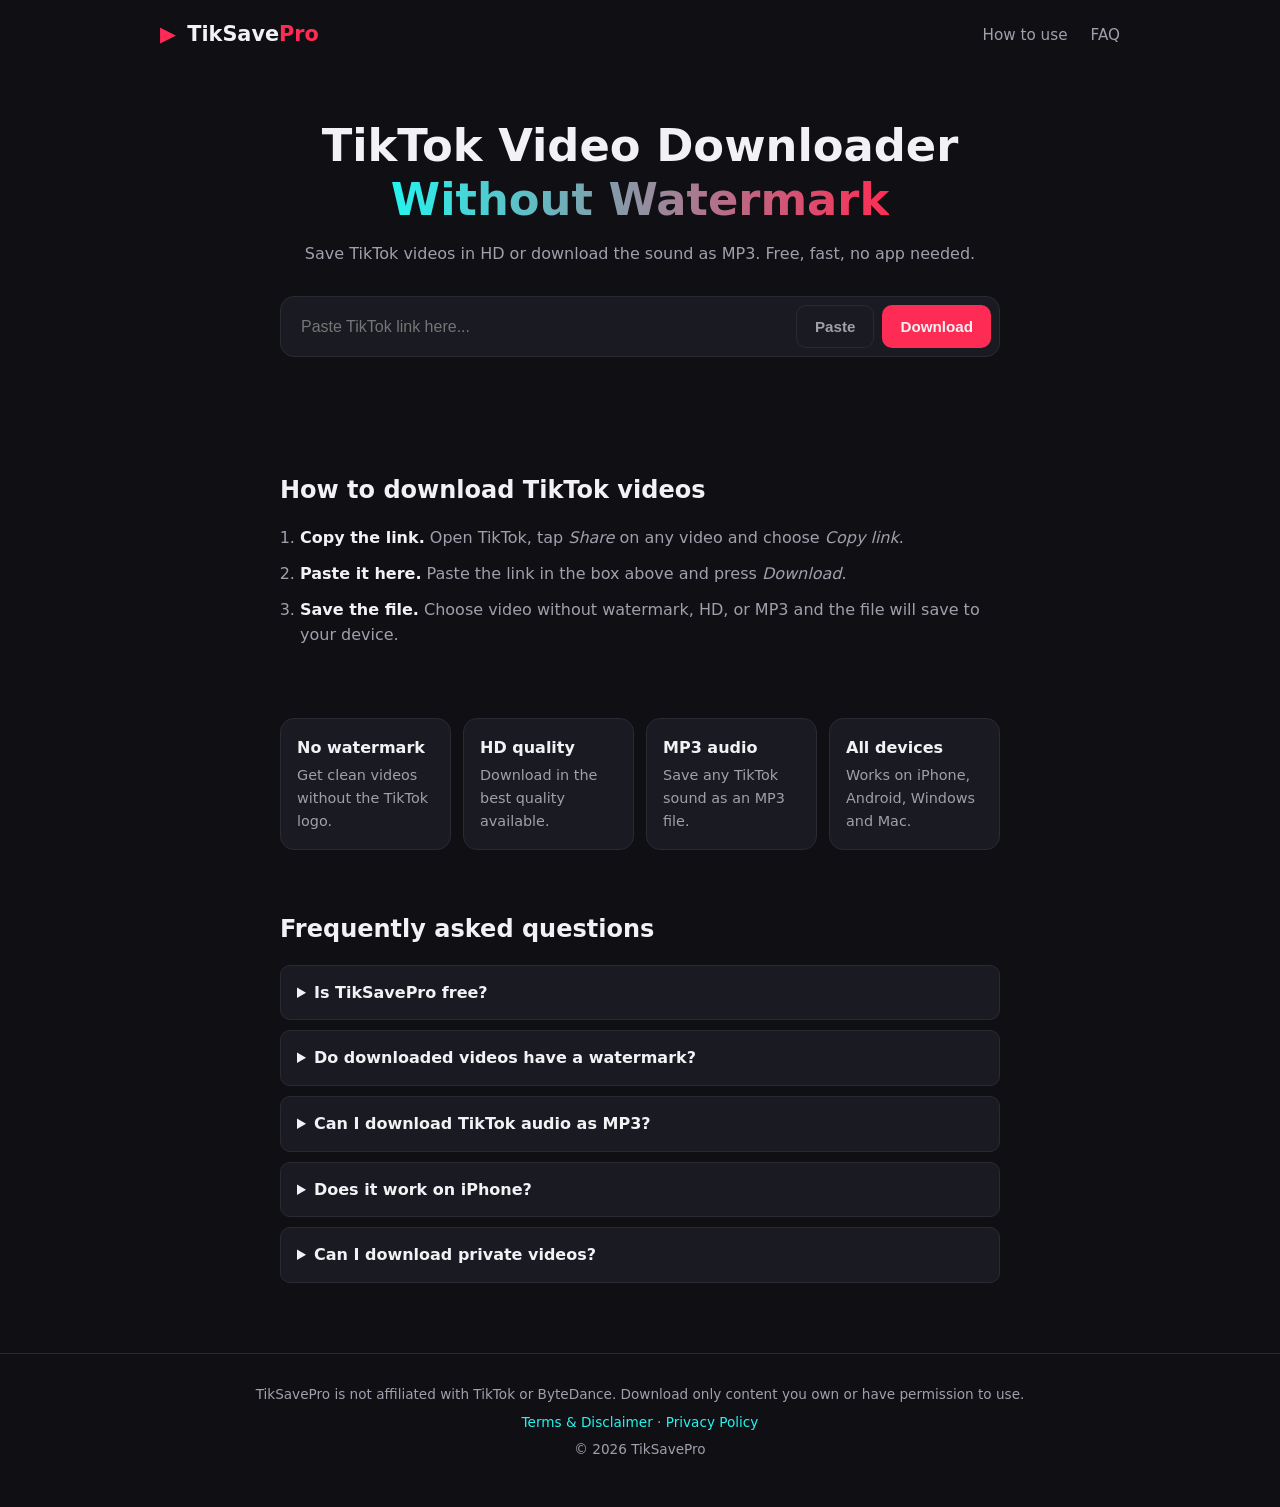
<file: index.html>
<!DOCTYPE html>
<html lang="en">
<head>
  <meta charset="UTF-8">
  <meta name="viewport" content="width=device-width, initial-scale=1.0">
  <title>TikSavePro – TikTok Video Downloader Without Watermark (HD & MP3)</title>
  <meta name="description" content="Download TikTok videos without watermark in HD, or save TikTok audio as MP3. Free, fast, no app or sign-up needed. Works on iPhone, Android and PC.">
  <meta name="keywords" content="tiktok downloader, download tiktok video, tiktok without watermark, tiktok mp3, tiktok saver, tiksavepro">
  <link rel="canonical" href="https://tiksavepro.online/">
  <meta name="robots" content="index, follow">
  <meta name="theme-color" content="#0f0f14">

  <meta property="og:type" content="website">
  <meta property="og:title" content="TikSavePro – TikTok Downloader Without Watermark">
  <meta property="og:description" content="Save TikTok videos in HD without watermark, or as MP3. Free and fast.">
  <meta property="og:url" content="https://tiksavepro.online/">
  <meta name="twitter:card" content="summary">

  <link rel="icon" href="favicon.svg" type="image/svg+xml">
  <link rel="stylesheet" href="style.css">

  <script type="application/ld+json">
  {
    "@context": "https://schema.org",
    "@type": "WebApplication",
    "name": "TikSavePro",
    "url": "https://tiksavepro.online/",
    "applicationCategory": "MultimediaApplication",
    "operatingSystem": "Any",
    "offers": { "@type": "Offer", "price": "0", "priceCurrency": "USD" }
  }
  </script>
  <script type="application/ld+json">
  {
    "@context": "https://schema.org",
    "@type": "FAQPage",
    "mainEntity": [
      {"@type":"Question","name":"Is TikSavePro free?","acceptedAnswer":{"@type":"Answer","text":"Yes. TikSavePro is completely free and needs no sign-up."}},
      {"@type":"Question","name":"Do downloaded videos have a watermark?","acceptedAnswer":{"@type":"Answer","text":"No. TikSavePro gives you the video without the TikTok watermark whenever it is available."}},
      {"@type":"Question","name":"Can I download TikTok audio as MP3?","acceptedAnswer":{"@type":"Answer","text":"Yes. After you paste a link, click the MP3 button to save the sound."}},
      {"@type":"Question","name":"Does it work on iPhone?","acceptedAnswer":{"@type":"Answer","text":"Yes. Open the site in Safari, paste the link and tap download. The file is saved to the Files app."}}
    ]
  }
  </script>
</head>
<body>
  <header class="topbar">
    <a href="/" class="logo"><span class="logo-mark">▶</span> TikSave<span>Pro</span></a>
    <nav>
      <a href="#how">How to use</a>
      <a href="#faq">FAQ</a>
    </nav>
  </header>

  <main>
    <section class="hero">
      <h1>TikTok Video Downloader<br><span class="grad">Without Watermark</span></h1>
      <p class="sub">Save TikTok videos in HD or download the sound as MP3. Free, fast, no app needed.</p>

      <form id="dl-form" class="dl-box" autocomplete="off">
        <input id="url" type="url" inputmode="url" placeholder="Paste TikTok link here..." required>
        <button type="button" id="paste-btn" class="btn ghost" title="Paste from clipboard">Paste</button>
        <button type="submit" id="go-btn" class="btn primary">Download</button>
      </form>

      <p id="status" class="status" role="status" aria-live="polite"></p>

      <div id="result" class="result hidden">
        <img id="r-cover" class="cover" alt="Video cover">
        <div class="info">
          <h2 id="r-title"></h2>
          <p id="r-author" class="author"></p>
          <div class="buttons">
            <a id="b-video" class="btn primary" rel="nofollow">⬇ Video (No Watermark)</a>
            <a id="b-hd" class="btn secondary hidden" rel="nofollow">⬇ HD Video</a>
            <a id="b-mp3" class="btn secondary" rel="nofollow">♪ MP3 Audio</a>
            <a id="b-wm" class="btn ghost hidden" rel="nofollow">Video with watermark</a>
          </div>
        </div>
      </div>
    </section>

    <section id="how" class="content">
      <h2>How to download TikTok videos</h2>
      <ol class="steps">
        <li><strong>Copy the link.</strong> Open TikTok, tap <em>Share</em> on any video and choose <em>Copy link</em>.</li>
        <li><strong>Paste it here.</strong> Paste the link in the box above and press <em>Download</em>.</li>
        <li><strong>Save the file.</strong> Choose video without watermark, HD, or MP3 and the file will save to your device.</li>
      </ol>
    </section>

    <section class="content features">
      <div class="card"><h3>No watermark</h3><p>Get clean videos without the TikTok logo.</p></div>
      <div class="card"><h3>HD quality</h3><p>Download in the best quality available.</p></div>
      <div class="card"><h3>MP3 audio</h3><p>Save any TikTok sound as an MP3 file.</p></div>
      <div class="card"><h3>All devices</h3><p>Works on iPhone, Android, Windows and Mac.</p></div>
    </section>

    <section id="faq" class="content">
      <h2>Frequently asked questions</h2>
      <details><summary>Is TikSavePro free?</summary><p>Yes. It is completely free and needs no sign-up.</p></details>
      <details><summary>Do downloaded videos have a watermark?</summary><p>No. You get the video without the TikTok watermark whenever it is available.</p></details>
      <details><summary>Can I download TikTok audio as MP3?</summary><p>Yes. After pasting a link, click the MP3 button.</p></details>
      <details><summary>Does it work on iPhone?</summary><p>Yes. Open the site in Safari, paste the link and tap download. The file is saved to the Files app.</p></details>
      <details><summary>Can I download private videos?</summary><p>No. Only public videos can be downloaded.</p></details>
    </section>
  </main>

  <footer class="footer">
    <p>TikSavePro is not affiliated with TikTok or ByteDance. Download only content you own or have permission to use.</p>
    <p><a href="terms.html">Terms &amp; Disclaimer</a> · <a href="privacy.html">Privacy Policy</a></p>
    <p>© <span id="year"></span> TikSavePro</p>
  </footer>

  <script src="config.js"></script>
  <script src="script.js"></script>
</body>
</html>
</file>
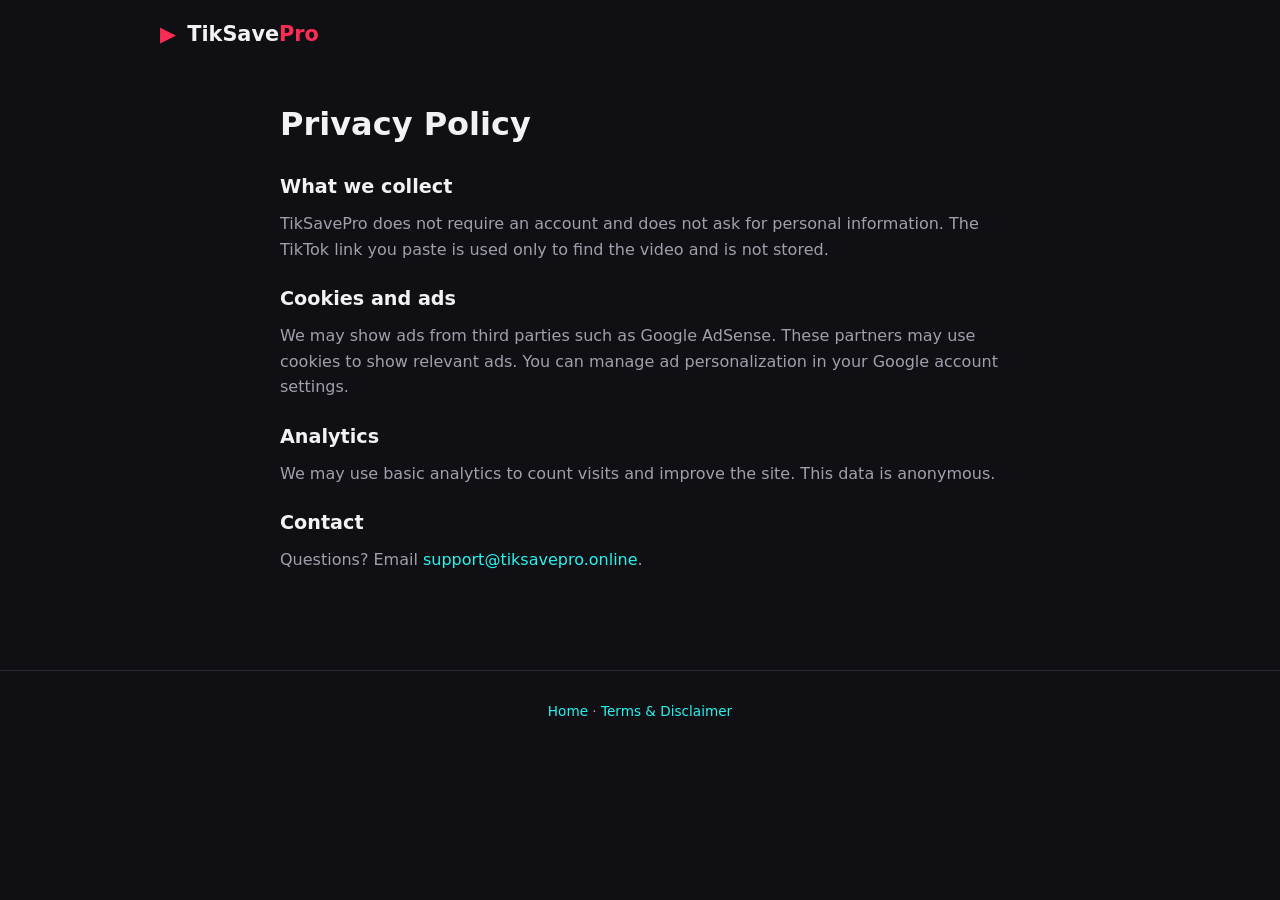
<file: privacy.html>
<!DOCTYPE html>
<html lang="en">
<head>
  <meta charset="UTF-8">
  <meta name="viewport" content="width=device-width, initial-scale=1.0">
  <title>Privacy Policy – TikSavePro</title>
  <meta name="description" content="Privacy policy for TikSavePro TikTok downloader.">
  <link rel="canonical" href="https://tiksavepro.online/privacy.html">
  <link rel="icon" href="favicon.svg" type="image/svg+xml">
  <link rel="stylesheet" href="style.css">
</head>
<body>
  <header class="topbar"><a href="/" class="logo"><span class="logo-mark">▶</span> TikSave<span>Pro</span></a></header>
  <main class="page">
    <h1>Privacy Policy</h1>

    <h2>What we collect</h2>
    <p>TikSavePro does not require an account and does not ask for personal information. The TikTok link you paste is used only to find the video and is not stored.</p>

    <h2>Cookies and ads</h2>
    <p>We may show ads from third parties such as Google AdSense. These partners may use cookies to show relevant ads. You can manage ad personalization in your Google account settings.</p>

    <h2>Analytics</h2>
    <p>We may use basic analytics to count visits and improve the site. This data is anonymous.</p>

    <h2>Contact</h2>
    <p>Questions? Email <a href="mailto: support@tiksavepro.online">support@tiksavepro.online</a>.</p>
  </main>
  <footer class="footer"><p><a href="/">Home</a> · <a href="terms.html">Terms &amp; Disclaimer</a></p></footer>
</body>
</html>
</file>
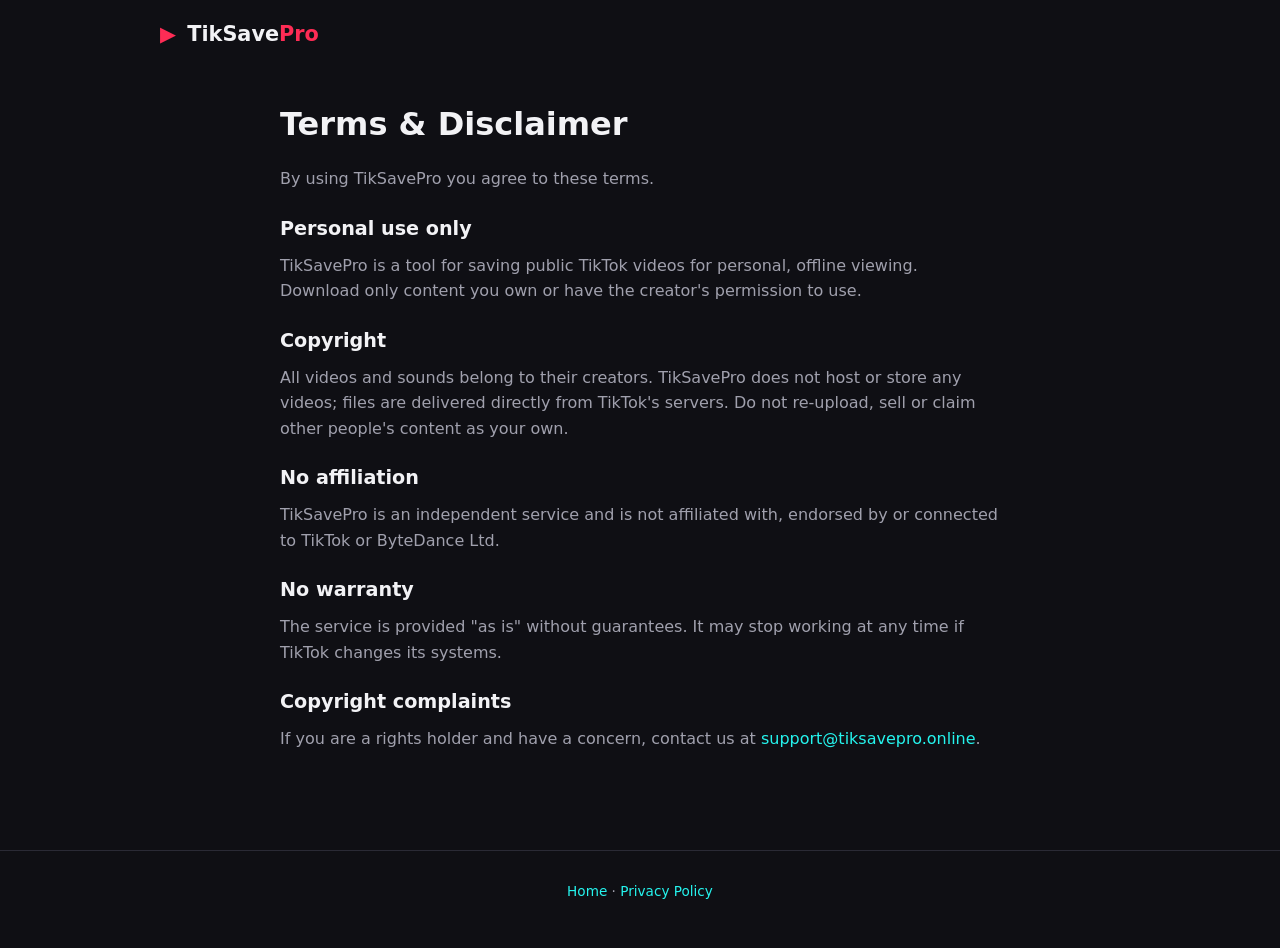
<file: terms.html>
<!DOCTYPE html>
<html lang="en">
<head>
  <meta charset="UTF-8">
  <meta name="viewport" content="width=device-width, initial-scale=1.0">
  <title>Terms &amp; Disclaimer – TikSavePro</title>
  <meta name="description" content="Terms of use and disclaimer for TikSavePro TikTok downloader.">
  <link rel="canonical" href="https://tiksavepro.online/terms.html">
  <link rel="icon" href="favicon.svg" type="image/svg+xml">
  <link rel="stylesheet" href="style.css">
</head>
<body>
  <header class="topbar"><a href="/" class="logo"><span class="logo-mark">▶</span> TikSave<span>Pro</span></a></header>
  <main class="page">
    <h1>Terms &amp; Disclaimer</h1>
    <p>By using TikSavePro you agree to these terms.</p>

    <h2>Personal use only</h2>
    <p>TikSavePro is a tool for saving public TikTok videos for personal, offline viewing. Download only content you own or have the creator's permission to use.</p>

    <h2>Copyright</h2>
    <p>All videos and sounds belong to their creators. TikSavePro does not host or store any videos; files are delivered directly from TikTok's servers. Do not re-upload, sell or claim other people's content as your own.</p>

    <h2>No affiliation</h2>
    <p>TikSavePro is an independent service and is not affiliated with, endorsed by or connected to TikTok or ByteDance Ltd.</p>

    <h2>No warranty</h2>
    <p>The service is provided "as is" without guarantees. It may stop working at any time if TikTok changes its systems.</p>

    <h2>Copyright complaints</h2>
    <p>If you are a rights holder and have a concern, contact us at <a href="mailto:support@tiksavepro.online">support@tiksavepro.online</a>.</p>
  </main>
  <footer class="footer"><p><a href="/">Home</a> · <a href="privacy.html">Privacy Policy</a></p></footer>
</body>
</html>
</file>
<file: style.css>
* { box-sizing: border-box; margin: 0; padding: 0; }

:root {
  --bg: #0f0f14;
  --panel: #1a1a22;
  --line: #2a2a35;
  --text: #f2f2f5;
  --muted: #a0a0ad;
  --pink: #fe2c55;
  --cyan: #25f4ee;
  --radius: 14px;
}

body {
  font-family: system-ui, -apple-system, "Segoe UI", Roboto, sans-serif;
  background: var(--bg);
  color: var(--text);
  line-height: 1.6;
}

a { color: var(--cyan); text-decoration: none; }

.topbar {
  display: flex; justify-content: space-between; align-items: center;
  max-width: 1000px; margin: 0 auto; padding: 18px 20px;
}
.logo { color: var(--text); font-weight: 800; font-size: 1.3rem; }
.logo span { color: var(--pink); }
.logo-mark { color: var(--cyan); margin-right: 4px; }
.topbar nav a { color: var(--muted); margin-left: 18px; font-size: .95rem; }
.topbar nav a:hover { color: var(--text); }

.hero { max-width: 760px; margin: 0 auto; padding: 50px 20px 30px; text-align: center; }
.hero h1 { font-size: clamp(1.8rem, 5vw, 2.8rem); line-height: 1.2; margin-bottom: 14px; }
.grad {
  background: linear-gradient(90deg, var(--cyan), var(--pink));
  -webkit-background-clip: text; background-clip: text; color: transparent;
}
.sub { color: var(--muted); margin-bottom: 30px; }

.dl-box {
  display: flex; gap: 8px; background: var(--panel);
  border: 1px solid var(--line); border-radius: var(--radius); padding: 8px;
}
.dl-box input {
  flex: 1; min-width: 0; background: transparent; border: 0; outline: 0;
  color: var(--text); font-size: 1rem; padding: 12px;
}

.btn {
  display: inline-block; border: 0; border-radius: 10px; cursor: pointer;
  font-size: .95rem; font-weight: 600; padding: 12px 18px; color: var(--text);
  transition: transform .1s, opacity .2s;
}
.btn:active { transform: scale(.97); }
.btn:disabled { opacity: .6; cursor: wait; }
.btn.primary { background: var(--pink); }
.btn.secondary { background: #2b2b38; }
.btn.ghost { background: transparent; border: 1px solid var(--line); color: var(--muted); }

.status { min-height: 1.6em; margin: 14px 0; color: var(--muted); }
.status.error { color: #ff6b81; }

.result {
  display: flex; gap: 18px; text-align: left; background: var(--panel);
  border: 1px solid var(--line); border-radius: var(--radius); padding: 16px;
}
.cover { width: 140px; aspect-ratio: 9/16; object-fit: cover; border-radius: 10px; background: #000; flex-shrink: 0; }
.info { flex: 1; min-width: 0; }
.info h2 { font-size: 1rem; margin-bottom: 6px; overflow-wrap: anywhere; }
.author { color: var(--muted); margin-bottom: 14px; }
.buttons { display: flex; flex-direction: column; gap: 8px; }
.buttons .btn { text-align: center; }

.hidden { display: none !important; }

.content { max-width: 760px; margin: 0 auto; padding: 30px 20px; }
.content h2 { margin-bottom: 16px; font-size: 1.5rem; }
.steps { padding-left: 20px; }
.steps li { margin-bottom: 10px; color: var(--muted); }
.steps strong { color: var(--text); }

.features { display: grid; grid-template-columns: repeat(auto-fit, minmax(160px, 1fr)); gap: 12px; }
.card { background: var(--panel); border: 1px solid var(--line); border-radius: var(--radius); padding: 16px; }
.card h3 { font-size: 1rem; margin-bottom: 4px; }
.card p { color: var(--muted); font-size: .9rem; }

details { background: var(--panel); border: 1px solid var(--line); border-radius: 10px; padding: 14px 16px; margin-bottom: 10px; }
summary { cursor: pointer; font-weight: 600; }
details p { color: var(--muted); margin-top: 8px; }

.page { max-width: 760px; margin: 0 auto; padding: 30px 20px 60px; }
.page h1 { margin-bottom: 16px; }
.page h2 { margin: 22px 0 8px; font-size: 1.2rem; }
.page p, .page li { color: var(--muted); margin-bottom: 8px; }
.page ul { padding-left: 20px; }

.footer { text-align: center; color: var(--muted); font-size: .85rem; padding: 30px 20px 40px; border-top: 1px solid var(--line); margin-top: 30px; }
.footer p { margin-bottom: 6px; }

@media (max-width: 560px) {
  .dl-box { flex-wrap: wrap; }
  .dl-box input { flex-basis: 100%; }
  .dl-box .btn { flex: 1; }
  .result { flex-direction: column; align-items: center; }
  .cover { width: 160px; }
  .info { width: 100%; text-align: center; }
}
</file>
